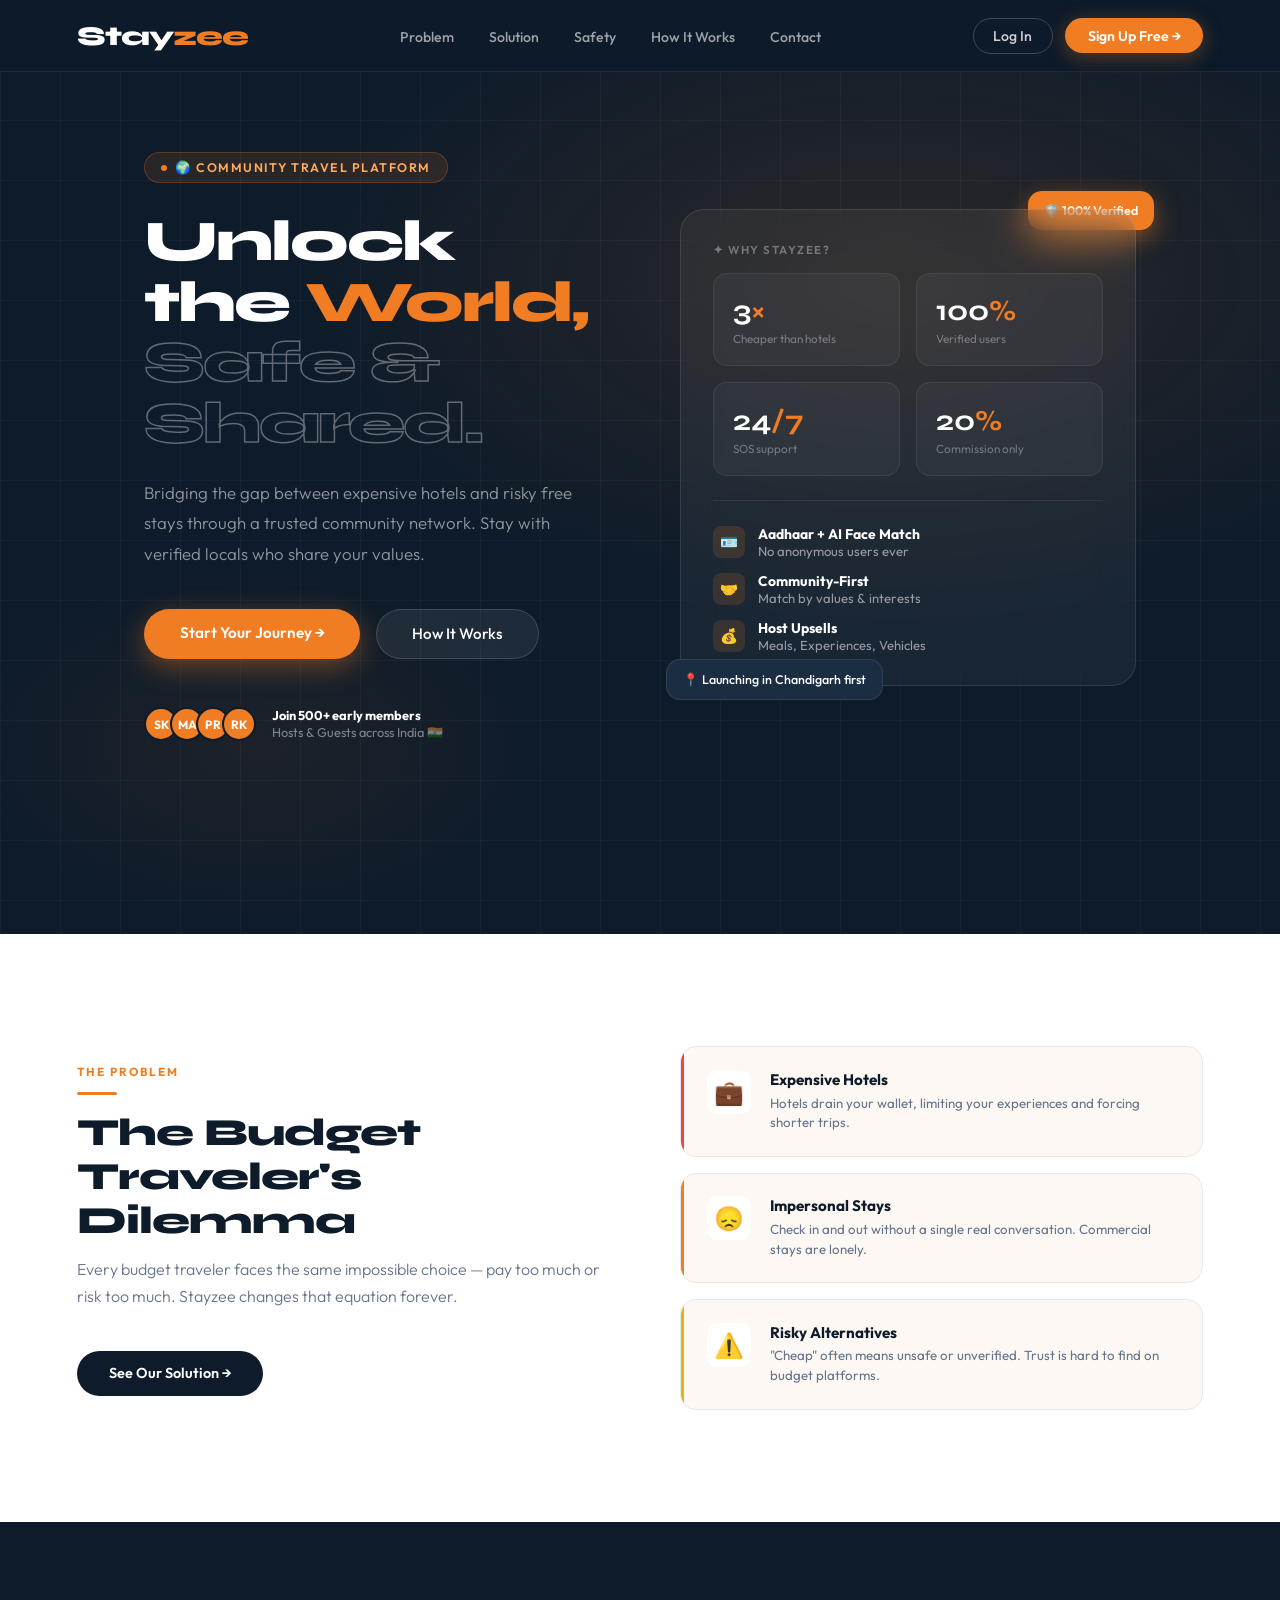
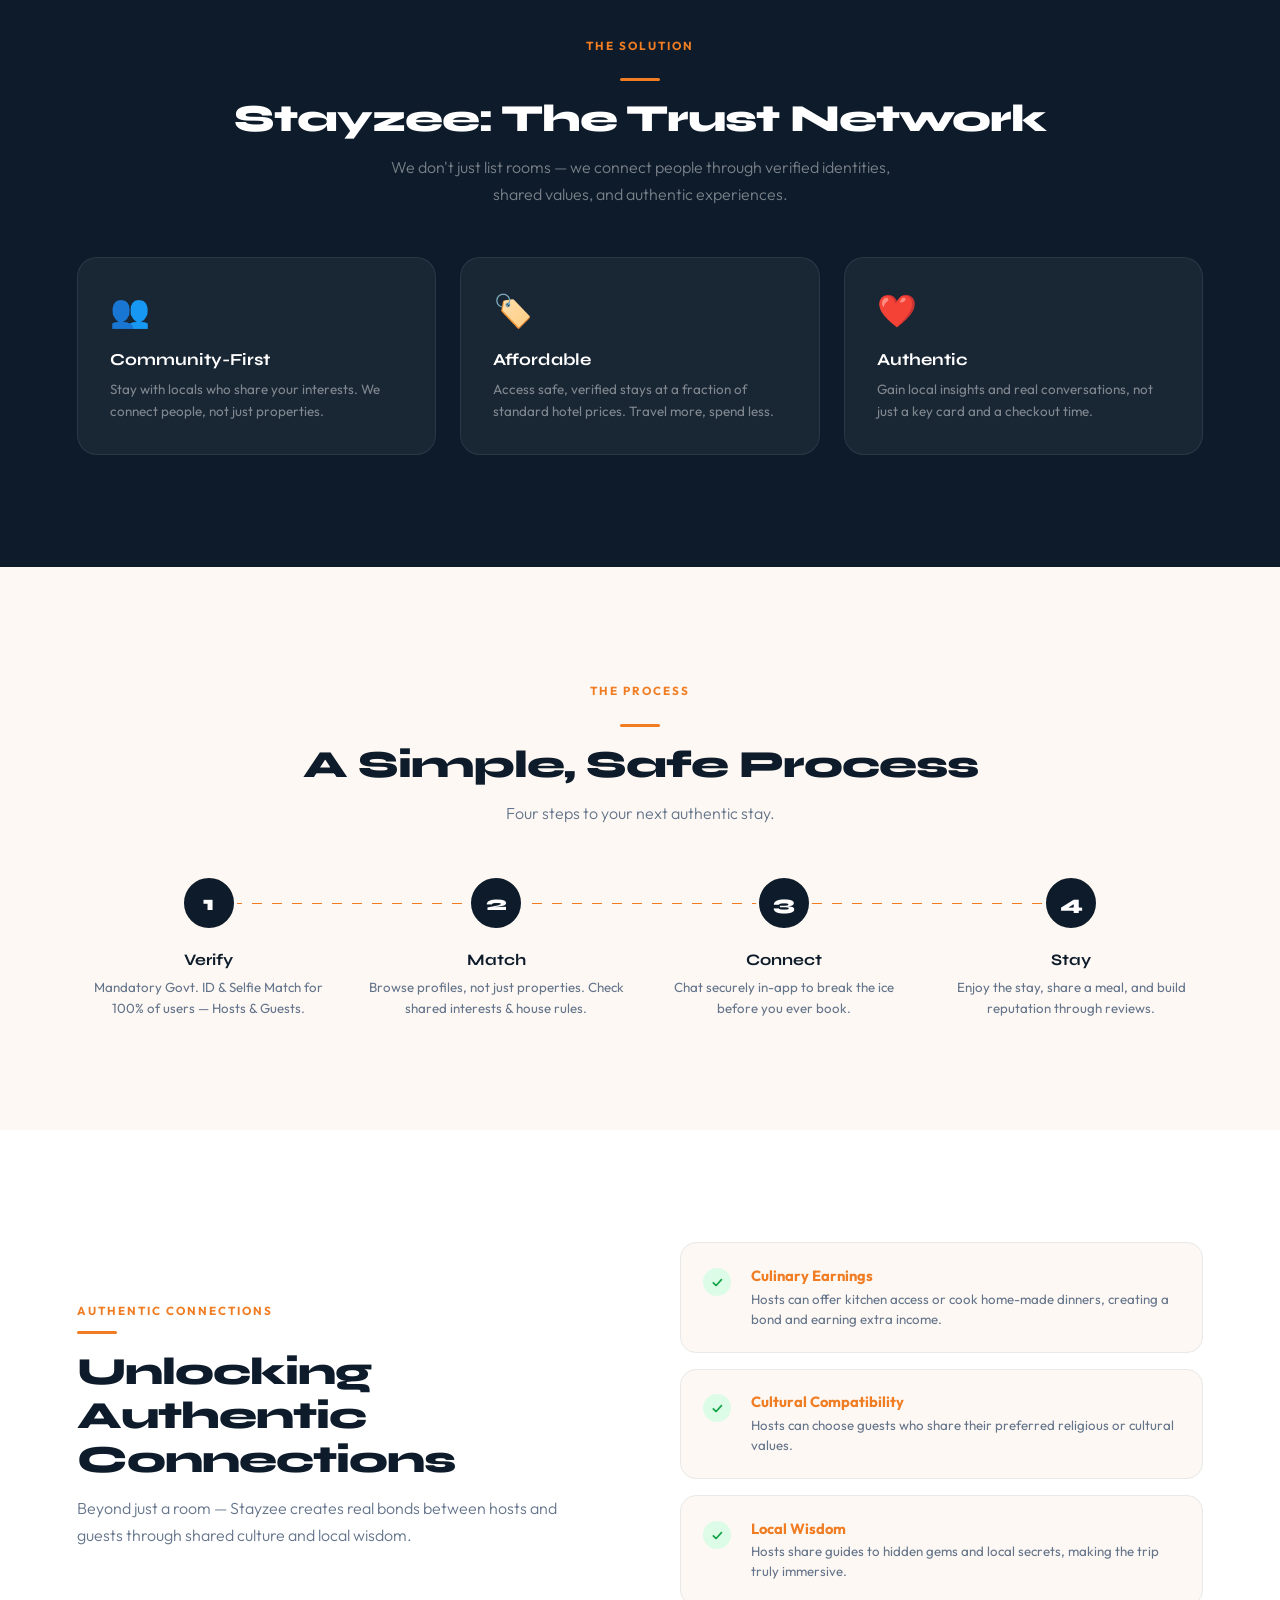
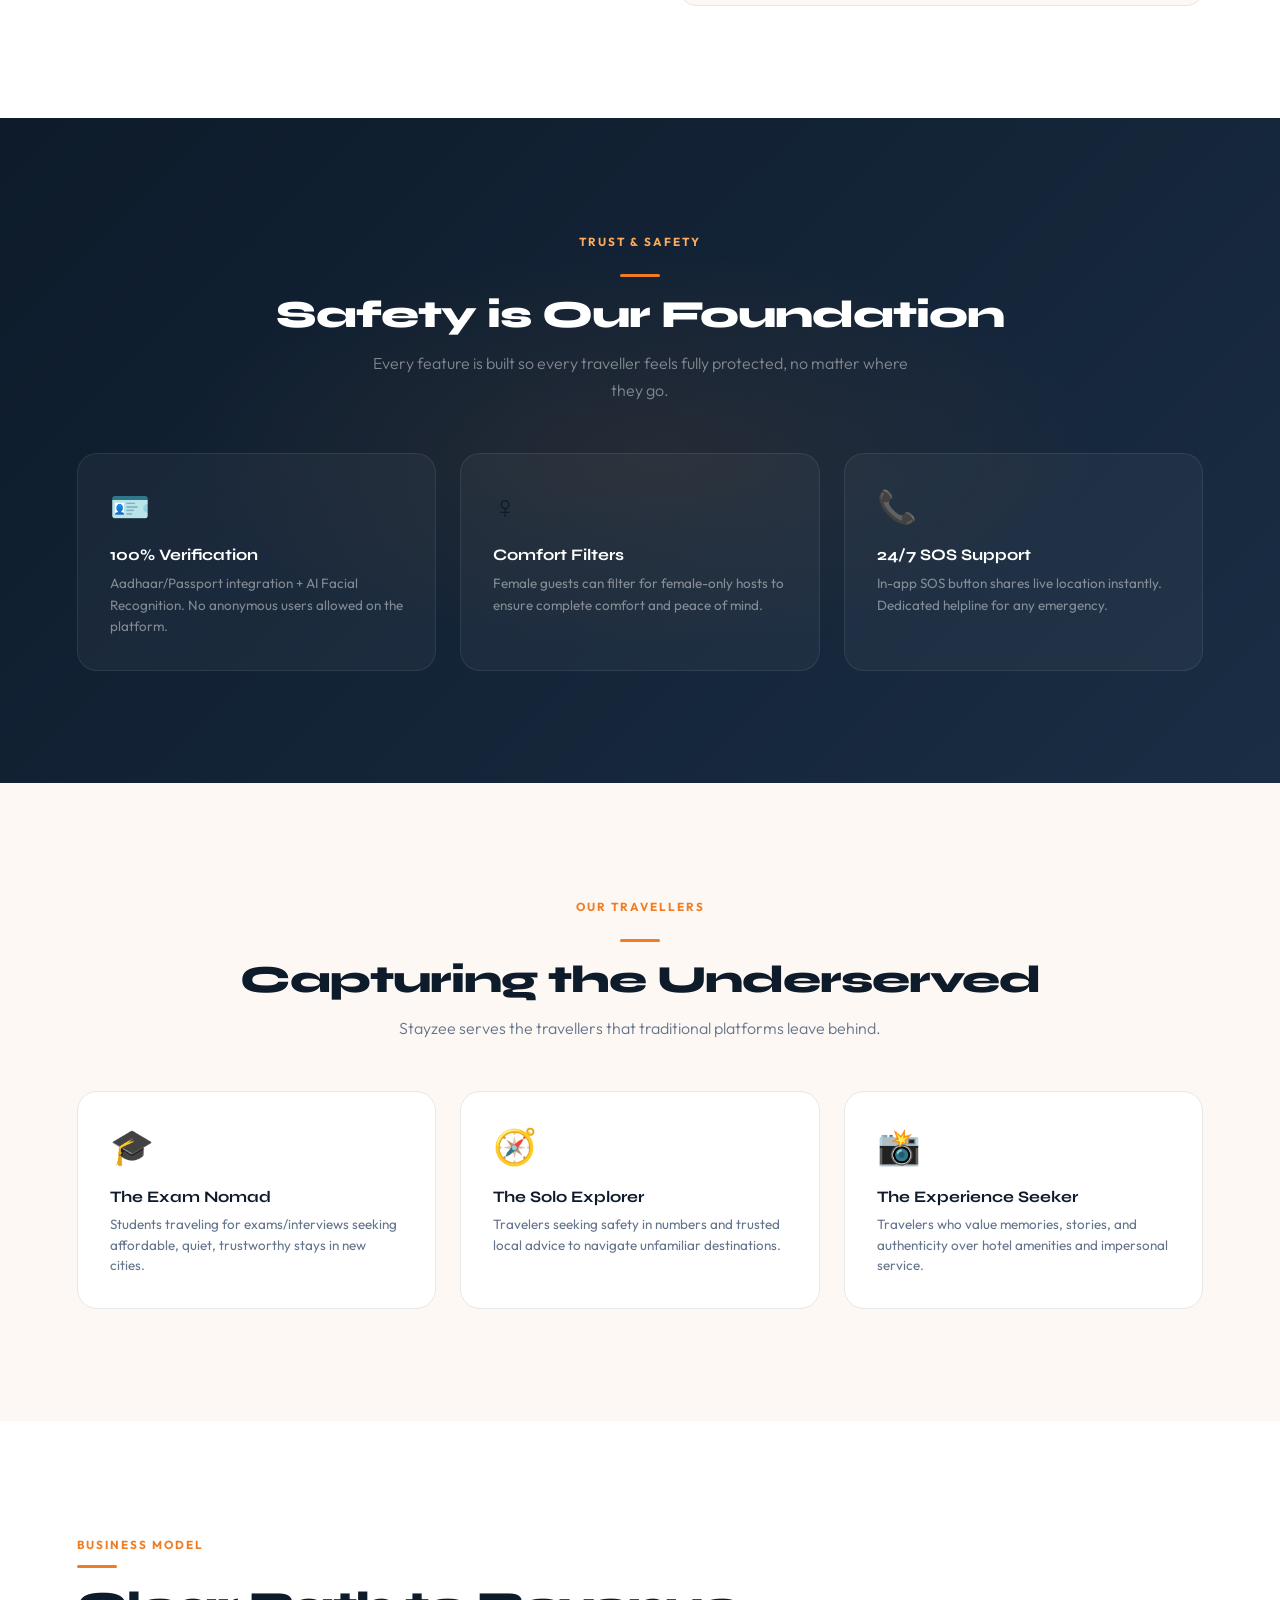
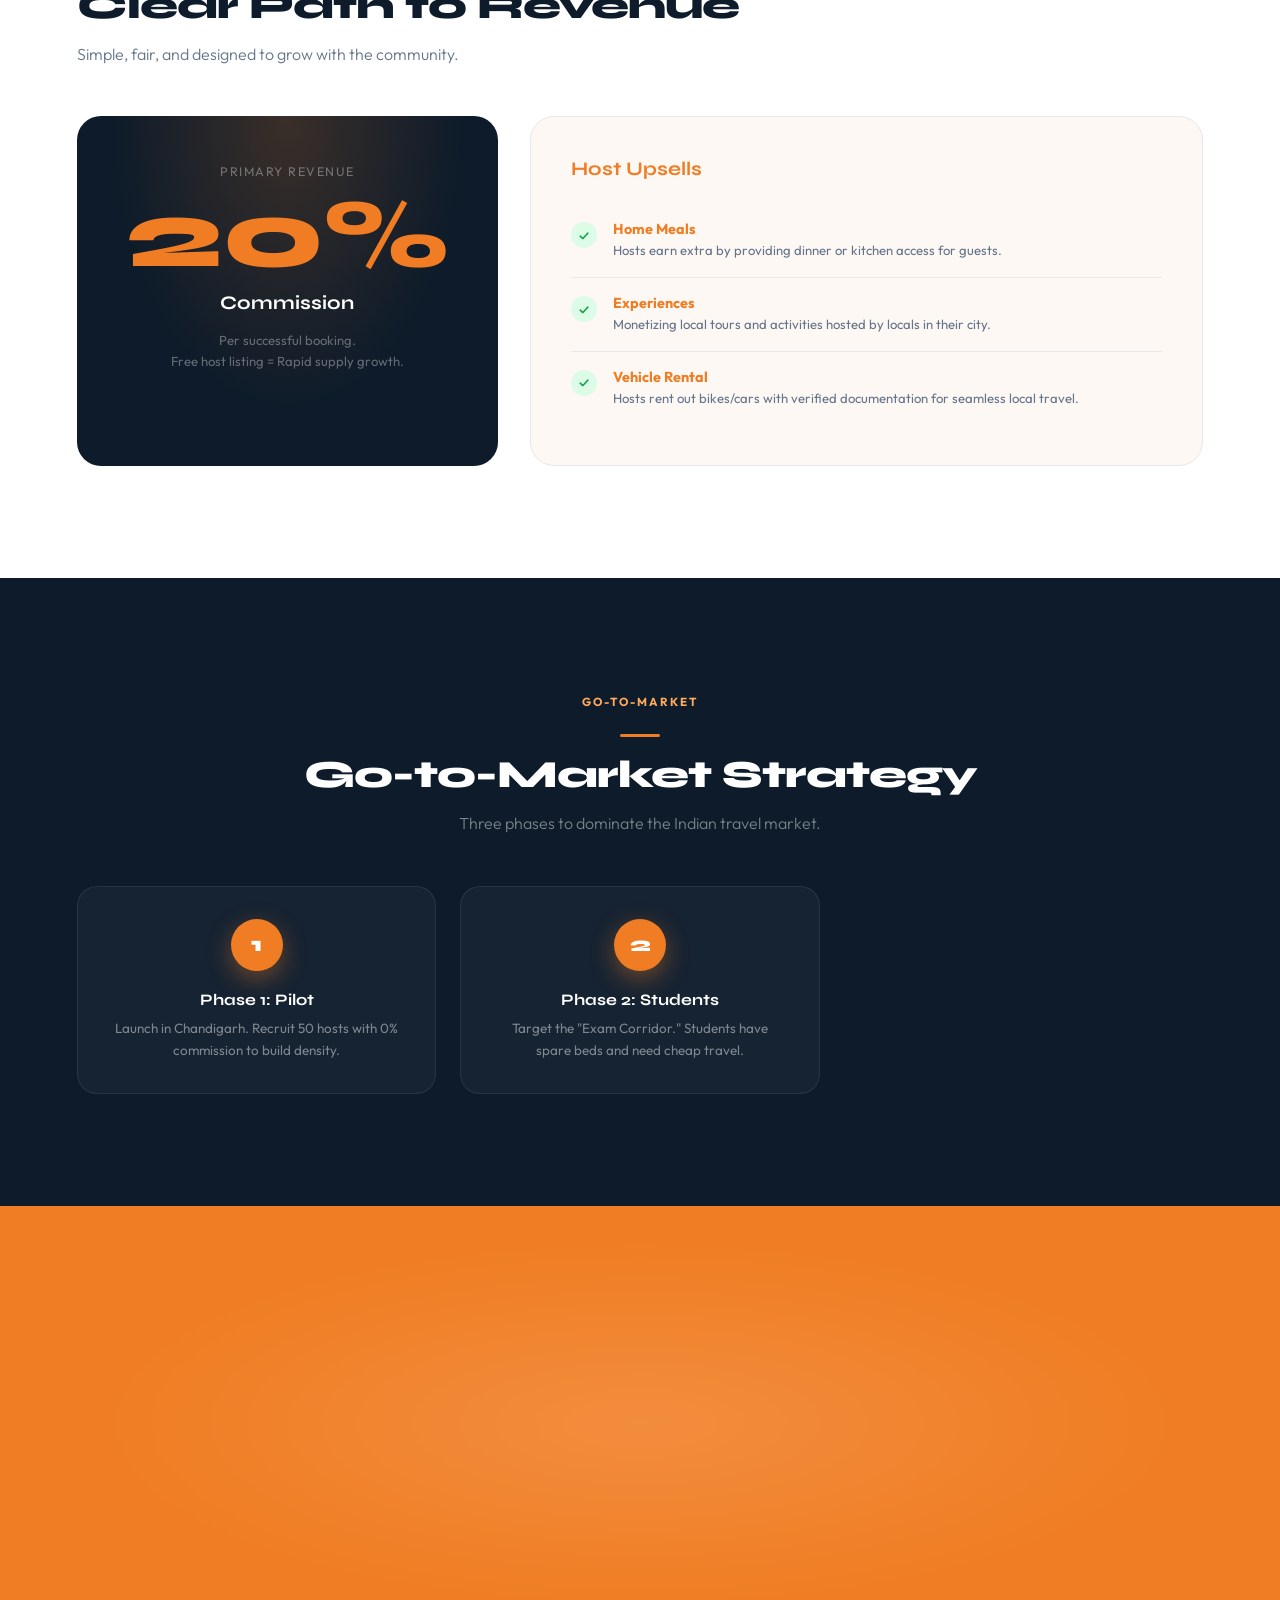
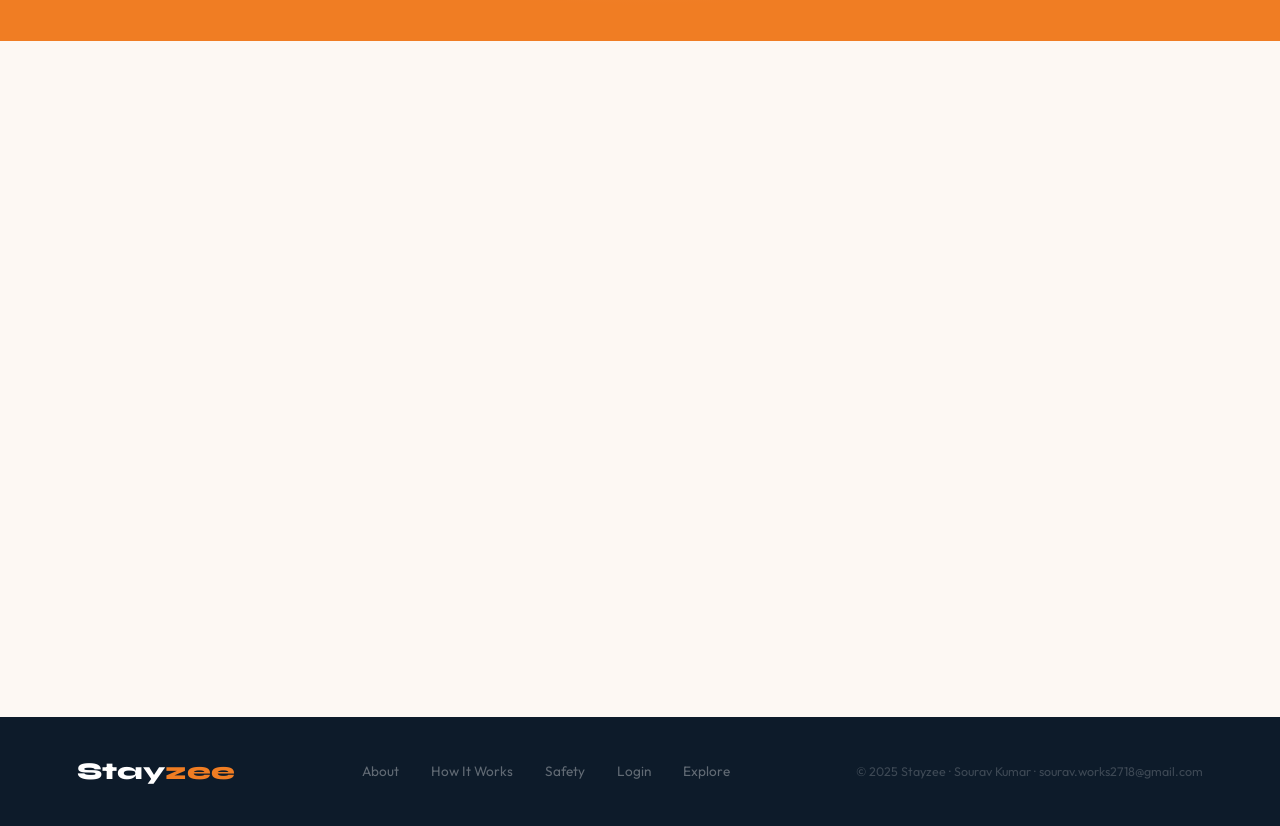
<file: stayzee-final-v3/stayzee/index.html>
<!DOCTYPE html>
<html lang="en">
<head>
<meta charset="UTF-8">
<meta name="viewport" content="width=device-width, initial-scale=1.0">
<title>Stayzee — Unlock the World, Safe & Shared</title>
<link href="https://fonts.googleapis.com/css2?family=Syne:wght@700;800&family=Outfit:wght@300;400;500;600&display=swap" rel="stylesheet">
<style>
:root{--navy:#0d1b2a;--navy2:#1b2d42;--orange:#f07d23;--orange2:#ffaa5c;--cream:#fdf8f3;--white:#ffffff;--gray:#64748b;--border:#e8e8e8;}
*,*::before,*::after{margin:0;padding:0;box-sizing:border-box;}
html{scroll-behavior:smooth;}
body{font-family:'Outfit',sans-serif;background:var(--cream);color:var(--navy);overflow-x:hidden;}

/* NAV */
nav{position:fixed;top:0;width:100%;z-index:500;padding:0 6%;height:72px;display:flex;align-items:center;justify-content:space-between;background:rgba(13,27,42,0.95);backdrop-filter:blur(20px);border-bottom:1px solid rgba(255,255,255,0.07);}
.nav-logo{font-family:'Syne',sans-serif;font-size:1.7rem;font-weight:800;color:#fff;letter-spacing:-1px;text-decoration:none;}
.nav-logo span{color:var(--orange);}
.nav-links{display:flex;gap:2.2rem;list-style:none;}
.nav-links a{color:rgba(255,255,255,0.6);text-decoration:none;font-size:0.88rem;font-weight:500;transition:color 0.2s;}
.nav-links a:hover{color:#fff;}
.nav-right{display:flex;align-items:center;gap:0.8rem;}
.btn-login{color:rgba(255,255,255,0.8);text-decoration:none;font-size:0.88rem;font-weight:500;padding:0.5rem 1.2rem;border-radius:50px;border:1px solid rgba(255,255,255,0.2);transition:all 0.2s;}
.btn-login:hover{border-color:rgba(255,255,255,0.5);color:#fff;}
.btn-signup{background:var(--orange);color:#fff;text-decoration:none;font-size:0.88rem;font-weight:600;padding:0.55rem 1.4rem;border-radius:50px;transition:all 0.2s;box-shadow:0 4px 20px rgba(240,125,35,0.35);}
.btn-signup:hover{background:var(--orange2);transform:translateY(-1px);}

/* HERO */
#hero{min-height:100vh;background:var(--navy);display:flex;align-items:center;position:relative;overflow:hidden;padding-top:72px;}
.hero-bg{position:absolute;inset:0;background:radial-gradient(ellipse 80% 60% at 70% 30%,rgba(240,125,35,0.13) 0%,transparent 60%),radial-gradient(ellipse 50% 40% at 20% 80%,rgba(240,125,35,0.07) 0%,transparent 50%);}
.hero-grid{position:absolute;inset:0;background-image:linear-gradient(rgba(255,255,255,0.03) 1px,transparent 1px),linear-gradient(90deg,rgba(255,255,255,0.03) 1px,transparent 1px);background-size:60px 60px;}
.hero-inner{max-width:1200px;margin:0 auto;padding:5rem 6%;position:relative;z-index:2;display:grid;grid-template-columns:1fr 1fr;gap:5rem;align-items:center;width:100%;}
.hero-tag{display:inline-flex;align-items:center;gap:0.5rem;background:rgba(240,125,35,0.12);border:1px solid rgba(240,125,35,0.25);color:var(--orange2);font-size:0.78rem;font-weight:600;letter-spacing:1.5px;text-transform:uppercase;padding:0.45rem 1rem;border-radius:50px;margin-bottom:1.8rem;}
.hero-tag::before{content:'';width:6px;height:6px;background:var(--orange);border-radius:50%;animation:blink 1.5s infinite;}
@keyframes blink{0%,100%{opacity:1}50%{opacity:0.3}}
.hero-title{font-family:'Syne',sans-serif;font-size:clamp(2.8rem,4.5vw,4.5rem);font-weight:800;line-height:1.05;color:#fff;margin-bottom:1.5rem;letter-spacing:-2px;}
.hero-title .accent{color:var(--orange);}
.hero-title .outline{-webkit-text-stroke:1.5px rgba(255,255,255,0.35);color:transparent;display:block;}
.hero-desc{color:rgba(255,255,255,0.55);font-size:1.05rem;line-height:1.8;max-width:480px;margin-bottom:2.5rem;font-weight:300;}
.hero-btns{display:flex;gap:1rem;flex-wrap:wrap;margin-bottom:3rem;}
.hbtn-primary{background:var(--orange);color:#fff;padding:0.9rem 2.2rem;border-radius:50px;font-weight:600;font-size:0.95rem;text-decoration:none;transition:all 0.2s;box-shadow:0 8px 28px rgba(240,125,35,0.4);}
.hbtn-primary:hover{background:var(--orange2);transform:translateY(-2px);}
.hbtn-secondary{background:rgba(255,255,255,0.07);color:#fff;padding:0.9rem 2.2rem;border-radius:50px;font-weight:500;font-size:0.95rem;text-decoration:none;border:1px solid rgba(255,255,255,0.15);transition:all 0.2s;}
.hbtn-secondary:hover{background:rgba(255,255,255,0.12);}
.hero-trust{display:flex;align-items:center;gap:1rem;}
.trust-av{display:flex;}
.trust-av span{width:34px;height:34px;border-radius:50%;background:var(--orange);border:2px solid var(--navy);display:flex;align-items:center;justify-content:center;font-size:0.75rem;margin-left:-8px;color:#fff;font-weight:700;}
.trust-av span:first-child{margin-left:0;}
.trust-txt{font-size:0.8rem;color:rgba(255,255,255,0.45);line-height:1.4;}
.trust-txt strong{color:#fff;display:block;}

/* HERO CARD */
.hero-right{position:relative;}
.hero-card{background:rgba(255,255,255,0.05);border:1px solid rgba(255,255,255,0.1);border-radius:24px;padding:2rem;backdrop-filter:blur(20px);animation:floatUp 4s ease-in-out infinite;}
@keyframes floatUp{0%,100%{transform:translateY(0)}50%{transform:translateY(-12px)}}
.hc-label{font-size:0.72rem;color:rgba(255,255,255,0.35);letter-spacing:1.5px;text-transform:uppercase;font-weight:600;margin-bottom:1rem;}
.hc-stats{display:grid;grid-template-columns:1fr 1fr;gap:1rem;margin-bottom:1.5rem;}
.hc-stat{background:rgba(255,255,255,0.04);border:1px solid rgba(255,255,255,0.07);border-radius:14px;padding:1.2rem;}
.hc-val{font-family:'Syne',sans-serif;font-size:1.8rem;font-weight:700;color:#fff;}
.hc-val span{color:var(--orange);}
.hc-lbl{font-size:0.73rem;color:rgba(255,255,255,0.35);margin-top:0.2rem;}
.hc-div{height:1px;background:rgba(255,255,255,0.07);margin-bottom:1.5rem;}
.hc-feats{display:flex;flex-direction:column;gap:0.8rem;}
.hc-feat{display:flex;align-items:center;gap:0.8rem;}
.hc-feat-ico{width:32px;height:32px;background:rgba(240,125,35,0.15);border-radius:8px;display:flex;align-items:center;justify-content:center;font-size:0.9rem;flex-shrink:0;}
.hc-feat-txt{font-size:0.82rem;color:rgba(255,255,255,0.55);}
.hc-feat-txt strong{color:#fff;display:block;font-size:0.87rem;}
.float-b1{position:absolute;top:-18px;right:-18px;background:var(--orange);color:#fff;border-radius:14px;padding:0.75rem 1rem;font-size:0.78rem;font-weight:600;box-shadow:0 8px 24px rgba(240,125,35,0.5);animation:floatB 3s ease-in-out infinite;}
@keyframes floatB{0%,100%{transform:rotate(2deg)}50%{transform:translateY(-8px) rotate(-1deg)}}
.float-b2{position:absolute;bottom:-14px;left:-14px;background:var(--navy2);border:1px solid rgba(255,255,255,0.1);color:#fff;border-radius:14px;padding:0.75rem 1rem;font-size:0.78rem;font-weight:500;animation:floatB2 3.5s ease-in-out infinite;}
@keyframes floatB2{0%,100%{transform:translateY(0)}50%{transform:translateY(8px)}}

/* COMMON SECTION */
section{padding:7rem 6%;}
.s-wrap{max-width:1200px;margin:0 auto;}
.s-tag{display:inline-block;color:var(--orange);font-size:0.73rem;font-weight:700;letter-spacing:2px;text-transform:uppercase;margin-bottom:0.8rem;}
.s-title{font-family:'Syne',sans-serif;font-size:clamp(1.9rem,3vw,2.8rem);font-weight:800;letter-spacing:-1px;line-height:1.15;margin-bottom:0.8rem;}
.s-sub{color:var(--gray);font-size:1rem;line-height:1.7;max-width:540px;font-weight:300;}
.accent-bar{width:40px;height:3px;background:var(--orange);border-radius:2px;margin-bottom:1rem;}

/* PROBLEM */
#problem{background:#fff;}
.prob-layout{display:grid;grid-template-columns:1fr 1fr;gap:5rem;align-items:center;}
.prob-cards{display:flex;flex-direction:column;gap:1rem;}
.prob-card{display:flex;gap:1.2rem;align-items:flex-start;padding:1.4rem 1.6rem;border-radius:16px;border:1px solid var(--border);background:var(--cream);transition:all 0.3s;position:relative;overflow:hidden;}
.prob-card::before{content:'';position:absolute;left:0;top:0;bottom:0;width:3px;border-radius:2px;}
.prob-card:nth-child(1)::before{background:#ef4444;}
.prob-card:nth-child(2)::before{background:var(--orange);}
.prob-card:nth-child(3)::before{background:#eab308;}
.prob-card:hover{transform:translateX(6px);box-shadow:0 8px 24px rgba(0,0,0,0.08);}
.prob-ico{font-size:1.5rem;width:44px;height:44px;display:flex;align-items:center;justify-content:center;border-radius:10px;background:#fff;flex-shrink:0;}
.prob-card h4{font-weight:700;font-size:0.95rem;margin-bottom:0.3rem;}
.prob-card p{font-size:0.83rem;color:var(--gray);line-height:1.5;}

/* SOLUTION */
#solution{background:var(--navy);}
#solution .s-title{color:#fff;}
#solution .s-sub{color:rgba(255,255,255,0.45);}
.sol-grid{display:grid;grid-template-columns:repeat(3,1fr);gap:1.5rem;margin-top:3rem;}
.sol-card{background:rgba(255,255,255,0.05);border:1px solid rgba(255,255,255,0.08);border-radius:20px;padding:2rem;transition:all 0.3s;}
.sol-card:hover{transform:translateY(-6px);border-color:rgba(240,125,35,0.3);background:rgba(240,125,35,0.05);}
.sol-ico{font-size:2rem;margin-bottom:1.2rem;}
.sol-card h3{font-family:'Syne',sans-serif;font-size:1.05rem;font-weight:700;color:#fff;margin-bottom:0.6rem;}
.sol-card p{font-size:0.84rem;color:rgba(255,255,255,0.45);line-height:1.6;}

/* HOW IT WORKS */
#how{background:var(--cream);}
.steps{display:grid;grid-template-columns:repeat(4,1fr);gap:1.5rem;margin-top:3rem;position:relative;}
.steps::before{content:'';position:absolute;top:28px;left:12%;right:12%;height:1px;background:repeating-linear-gradient(90deg,var(--orange) 0,var(--orange) 10px,transparent 10px,transparent 20px);z-index:0;}
.step{text-align:center;position:relative;z-index:1;}
.step-n{width:56px;height:56px;background:var(--navy);color:#fff;border-radius:50%;font-family:'Syne',sans-serif;font-size:1.3rem;font-weight:800;display:flex;align-items:center;justify-content:center;margin:0 auto 1.2rem;border:3px solid var(--cream);transition:all 0.3s;}
.step:hover .step-n{background:var(--orange);transform:scale(1.1);}
.step h4{font-family:'Syne',sans-serif;font-weight:700;font-size:1rem;margin-bottom:0.5rem;}
.step p{font-size:0.83rem;color:var(--gray);line-height:1.55;}

/* CONNECTIONS */
#connections{background:#fff;}
.conn-layout{display:grid;grid-template-columns:1fr 1fr;gap:5rem;align-items:center;}
.conn-items{display:flex;flex-direction:column;gap:1rem;}
.conn-item{display:flex;gap:1.2rem;align-items:flex-start;padding:1.4rem;border-radius:16px;background:var(--cream);border:1px solid var(--border);transition:all 0.3s;}
.conn-item:hover{border-color:var(--orange);background:#fff8f2;transform:translateX(4px);}
.conn-chk{width:28px;height:28px;background:#dcfce7;border-radius:50%;display:flex;align-items:center;justify-content:center;color:#16a34a;font-size:0.8rem;flex-shrink:0;margin-top:2px;font-weight:700;}
.conn-item h4{color:var(--orange);font-weight:700;font-size:0.92rem;margin-bottom:0.3rem;}
.conn-item p{font-size:0.83rem;color:var(--gray);line-height:1.5;}

/* SAFETY */
#safety{background:linear-gradient(135deg,#0d1b2a 0%,#1a2d44 100%);position:relative;overflow:hidden;}
#safety::before{content:'';position:absolute;inset:0;background:radial-gradient(ellipse 60% 50% at 50% 50%,rgba(240,125,35,0.08) 0%,transparent 60%);}
#safety .s-title{color:#fff;}
#safety .s-sub{color:rgba(255,255,255,0.45);}
.safety-grid{display:grid;grid-template-columns:repeat(3,1fr);gap:1.5rem;margin-top:3rem;position:relative;z-index:1;}
.saf-card{background:rgba(255,255,255,0.04);border:1px solid rgba(255,255,255,0.08);border-radius:20px;padding:2rem;transition:all 0.3s;}
.saf-card:hover{background:rgba(255,255,255,0.07);transform:translateY(-4px);border-color:rgba(240,125,35,0.3);}
.saf-ico{font-size:2rem;margin-bottom:1.2rem;}
.saf-card h3{font-family:'Syne',sans-serif;color:#fff;font-size:1rem;font-weight:700;margin-bottom:0.6rem;}
.saf-card p{font-size:0.84rem;color:rgba(255,255,255,0.45);line-height:1.6;}

/* AUDIENCE */
#audience{background:var(--cream);}
.aud-grid{display:grid;grid-template-columns:repeat(3,1fr);gap:1.5rem;margin-top:3rem;}
.aud-card{border-radius:20px;padding:2rem;border:1.5px solid var(--border);background:#fff;transition:all 0.3s;position:relative;overflow:hidden;}
.aud-card::before{content:'';position:absolute;top:0;left:0;right:0;height:4px;background:var(--orange);transform:scaleX(0);transform-origin:left;transition:transform 0.3s;}
.aud-card:hover::before{transform:scaleX(1);}
.aud-card:hover{border-color:var(--orange);box-shadow:0 16px 40px rgba(240,125,35,0.1);transform:translateY(-4px);}
.aud-ico{font-size:2.2rem;margin-bottom:1.2rem;}
.aud-card h3{font-family:'Syne',sans-serif;font-size:1rem;font-weight:700;margin-bottom:0.5rem;}
.aud-card p{font-size:0.84rem;color:var(--gray);line-height:1.55;}

/* REVENUE */
#revenue{background:#fff;}
.rev-layout{display:grid;grid-template-columns:1fr 1.6fr;gap:2rem;margin-top:3rem;}
.rev-main{background:var(--navy);border-radius:24px;padding:3rem;text-align:center;position:relative;overflow:hidden;}
.rev-main::before{content:'';position:absolute;inset:0;background:radial-gradient(ellipse at 50% 0%,rgba(240,125,35,0.2) 0%,transparent 60%);}
.rev-lbl{font-size:0.78rem;color:rgba(255,255,255,0.35);letter-spacing:1.5px;text-transform:uppercase;margin-bottom:0.5rem;position:relative;z-index:1;}
.rev-pct{font-family:'Syne',sans-serif;font-size:6rem;font-weight:800;color:var(--orange);line-height:1;position:relative;z-index:1;}
.rev-title{font-family:'Syne',sans-serif;font-size:1.2rem;font-weight:700;color:#fff;margin:0.5rem 0 1rem;position:relative;z-index:1;}
.rev-note{font-size:0.82rem;color:rgba(255,255,255,0.35);position:relative;z-index:1;line-height:1.6;}
.rev-upsells{background:var(--cream);border:1px solid var(--border);border-radius:24px;padding:2.5rem;}
.rev-upsells h3{font-family:'Syne',sans-serif;font-size:1.2rem;font-weight:700;color:var(--orange);margin-bottom:1.5rem;}
.rev-item{display:flex;gap:1rem;align-items:flex-start;padding:1rem 0;border-bottom:1px solid var(--border);}
.rev-item:last-child{border-bottom:none;}
.rev-chk{width:26px;height:26px;background:#dcfce7;border-radius:50%;display:flex;align-items:center;justify-content:center;font-size:0.75rem;color:#16a34a;flex-shrink:0;font-weight:700;margin-top:2px;}
.rev-item h4{font-weight:700;color:var(--orange);font-size:0.9rem;margin-bottom:0.2rem;}
.rev-item p{font-size:0.82rem;color:var(--gray);line-height:1.5;}

/* GTM */
#gtm{background:var(--navy);}
#gtm .s-title{color:#fff;}
#gtm .s-sub{color:rgba(255,255,255,0.45);}
.gtm-grid{display:grid;grid-template-columns:repeat(3,1fr);gap:1.5rem;margin-top:3rem;}
.gtm-card{background:rgba(255,255,255,0.04);border:1px solid rgba(255,255,255,0.08);border-radius:20px;padding:2rem;text-align:center;transition:all 0.3s;}
.gtm-card:hover{border-color:rgba(240,125,35,0.4);background:rgba(240,125,35,0.06);transform:translateY(-4px);}
.gtm-num{width:52px;height:52px;background:var(--orange);color:#fff;border-radius:50%;font-family:'Syne',sans-serif;font-size:1.3rem;font-weight:800;display:flex;align-items:center;justify-content:center;margin:0 auto 1.2rem;box-shadow:0 8px 24px rgba(240,125,35,0.4);}
.gtm-card h3{font-family:'Syne',sans-serif;color:#fff;font-size:1rem;font-weight:700;margin-bottom:0.6rem;}
.gtm-card p{font-size:0.84rem;color:rgba(255,255,255,0.45);line-height:1.6;}

/* CTA */
#cta{background:var(--orange);padding:6rem 6%;text-align:center;position:relative;overflow:hidden;}
#cta::before{content:'';position:absolute;inset:0;background:radial-gradient(ellipse at 50% 50%,rgba(255,255,255,0.12) 0%,transparent 60%);}
#cta h2{font-family:'Syne',sans-serif;font-size:clamp(2rem,4vw,3rem);font-weight:800;color:#fff;letter-spacing:-1px;margin-bottom:1rem;position:relative;z-index:1;}
#cta p{color:rgba(255,255,255,0.8);font-size:1.05rem;margin-bottom:2.5rem;position:relative;z-index:1;}
.cta-btns{display:flex;gap:1rem;justify-content:center;flex-wrap:wrap;position:relative;z-index:1;}
.cta-wht{background:#fff;color:var(--orange);padding:0.9rem 2.2rem;border-radius:50px;font-weight:700;font-size:0.95rem;text-decoration:none;transition:all 0.2s;box-shadow:0 8px 28px rgba(0,0,0,0.15);}
.cta-wht:hover{transform:translateY(-2px);box-shadow:0 12px 36px rgba(0,0,0,0.2);}
.cta-ol{background:transparent;color:#fff;padding:0.9rem 2.2rem;border-radius:50px;font-weight:600;font-size:0.95rem;text-decoration:none;border:2px solid rgba(255,255,255,0.5);transition:all 0.2s;}
.cta-ol:hover{border-color:#fff;background:rgba(255,255,255,0.1);}

/* CONTACT */
#contact{background:var(--cream);}
.cont-layout{display:grid;grid-template-columns:1fr 1fr;gap:5rem;align-items:start;}
.cont-dets{display:flex;flex-direction:column;gap:0.8rem;margin-top:2rem;}
.cont-item{display:flex;align-items:center;gap:1rem;padding:1rem 1.3rem;background:#fff;border:1px solid var(--border);border-radius:12px;transition:all 0.2s;text-decoration:none;color:var(--navy);}
.cont-item:hover{border-color:var(--orange);color:var(--orange);}
.cont-item span{font-size:1.1rem;}
.cont-form{display:flex;flex-direction:column;gap:1rem;}
.cont-form input,.cont-form textarea{padding:0.9rem 1.2rem;border:1.5px solid var(--border);border-radius:12px;font-family:'Outfit',sans-serif;font-size:0.92rem;color:var(--navy);background:#fff;outline:none;transition:border-color 0.2s;}
.cont-form input:focus,.cont-form textarea:focus{border-color:var(--orange);}
.cont-form textarea{min-height:120px;resize:vertical;}
.cont-form button{background:var(--navy);color:#fff;border:none;border-radius:50px;padding:0.9rem 2rem;font-family:'Outfit',sans-serif;font-size:0.95rem;font-weight:600;cursor:pointer;transition:all 0.2s;}
.cont-form button:hover{background:var(--orange);transform:translateY(-2px);}

/* FOOTER */
footer{background:var(--navy);padding:2.5rem 6%;}
.foot-inner{max-width:1200px;margin:0 auto;display:flex;align-items:center;justify-content:space-between;flex-wrap:wrap;gap:1rem;}
.foot-logo{font-family:'Syne',sans-serif;font-size:1.5rem;font-weight:800;color:#fff;}
.foot-logo span{color:var(--orange);}
.foot-links{display:flex;gap:2rem;}
.foot-links a{color:rgba(255,255,255,0.35);text-decoration:none;font-size:0.85rem;transition:color 0.2s;}
.foot-links a:hover{color:#fff;}
footer p{color:rgba(255,255,255,0.2);font-size:0.78rem;}

/* REVEAL */
.reveal{opacity:0;transform:translateY(30px);transition:opacity 0.7s ease,transform 0.7s ease;}
.reveal.visible{opacity:1;transform:translateY(0);}
.reveal-l{opacity:0;transform:translateX(-30px);transition:opacity 0.7s ease,transform 0.7s ease;}
.reveal-l.visible{opacity:1;transform:translateX(0);}
.reveal-r{opacity:0;transform:translateX(30px);transition:opacity 0.7s ease,transform 0.7s ease;}
.reveal-r.visible{opacity:1;transform:translateX(0);}

/* MOBILE */
@media(max-width:900px){
  .hero-inner,.prob-layout,.conn-layout,.cont-layout{grid-template-columns:1fr;gap:2.5rem;}
  .sol-grid,.safety-grid,.aud-grid,.gtm-grid{grid-template-columns:1fr;}
  .steps{grid-template-columns:1fr 1fr;}
  .steps::before{display:none;}
  .rev-layout{grid-template-columns:1fr;}
  .nav-links{display:none;}
  .hero-right{display:none;}
  .foot-inner{flex-direction:column;text-align:center;}
  .foot-links{justify-content:center;}
}
</style>
</head>
<body>

<nav id="navbar">
  <a href="#" class="nav-logo">Stay<span>zee</span></a>
  <ul class="nav-links">
    <li><a href="#problem">Problem</a></li>
    <li><a href="#solution">Solution</a></li>
    <li><a href="#safety">Safety</a></li>
    <li><a href="#how">How It Works</a></li>
    <li><a href="#contact">Contact</a></li>
  </ul>
  <div class="nav-right">
    <a href="pages/login.html" class="btn-login">Log In</a>
    <a href="pages/login.html" class="btn-signup">Sign Up Free →</a>
  </div>
</nav>

<!-- HERO -->
<section id="hero">
  <div class="hero-bg"></div>
  <div class="hero-grid"></div>
  <div class="hero-inner">
    <div>
      <div class="hero-tag">🌍 Community Travel Platform</div>
      <h1 class="hero-title">
        Unlock the <span class="accent">World,</span>
        <span class="outline">Safe &amp; Shared.</span>
      </h1>
      <p class="hero-desc">Bridging the gap between expensive hotels and risky free stays through a trusted community network. Stay with verified locals who share your values.</p>
      <div class="hero-btns">
        <a href="pages/login.html" class="hbtn-primary">Start Your Journey →</a>
        <a href="#how" class="hbtn-secondary">How It Works</a>
      </div>
      <div class="hero-trust">
        <div class="trust-av">
          <span>SK</span><span>MA</span><span>PR</span><span>RK</span>
        </div>
        <div class="trust-txt">
          <strong>Join 500+ early members</strong>
          Hosts &amp; Guests across India 🇮🇳
        </div>
      </div>
    </div>
    <div class="hero-right">
      <div class="float-b1">🛡️ 100% Verified</div>
      <div class="hero-card">
        <div class="hc-label">✦ Why Stayzee?</div>
        <div class="hc-stats">
          <div class="hc-stat"><div class="hc-val">3<span>×</span></div><div class="hc-lbl">Cheaper than hotels</div></div>
          <div class="hc-stat"><div class="hc-val">100<span>%</span></div><div class="hc-lbl">Verified users</div></div>
          <div class="hc-stat"><div class="hc-val">24<span>/7</span></div><div class="hc-lbl">SOS support</div></div>
          <div class="hc-stat"><div class="hc-val">20<span>%</span></div><div class="hc-lbl">Commission only</div></div>
        </div>
        <div class="hc-div"></div>
        <div class="hc-feats">
          <div class="hc-feat"><div class="hc-feat-ico">🪪</div><div class="hc-feat-txt"><strong>Aadhaar + AI Face Match</strong>No anonymous users ever</div></div>
          <div class="hc-feat"><div class="hc-feat-ico">🤝</div><div class="hc-feat-txt"><strong>Community-First</strong>Match by values &amp; interests</div></div>
          <div class="hc-feat"><div class="hc-feat-ico">💰</div><div class="hc-feat-txt"><strong>Host Upsells</strong>Meals, Experiences, Vehicles</div></div>
        </div>
      </div>
      <div class="float-b2">📍 Launching in Chandigarh first</div>
    </div>
  </div>
</section>

<!-- PROBLEM -->
<section id="problem">
  <div class="s-wrap">
    <div class="prob-layout">
      <div class="reveal-l">
        <span class="s-tag">The Problem</span>
        <div class="accent-bar"></div>
        <h2 class="s-title">The Budget Traveler's Dilemma</h2>
        <p class="s-sub">Every budget traveler faces the same impossible choice — pay too much or risk too much. Stayzee changes that equation forever.</p>
        <br><br>
        <a href="pages/login.html" style="display:inline-flex;align-items:center;gap:0.5rem;background:var(--navy);color:#fff;padding:0.85rem 2rem;border-radius:50px;font-weight:600;font-size:0.9rem;text-decoration:none;transition:all 0.2s;" onmouseover="this.style.background='var(--orange)'" onmouseout="this.style.background='var(--navy)'">See Our Solution →</a>
      </div>
      <div class="prob-cards reveal-r">
        <div class="prob-card">
          <div class="prob-ico">💼</div>
          <div><h4>Expensive Hotels</h4><p>Hotels drain your wallet, limiting your experiences and forcing shorter trips.</p></div>
        </div>
        <div class="prob-card">
          <div class="prob-ico">😞</div>
          <div><h4>Impersonal Stays</h4><p>Check in and out without a single real conversation. Commercial stays are lonely.</p></div>
        </div>
        <div class="prob-card">
          <div class="prob-ico">⚠️</div>
          <div><h4>Risky Alternatives</h4><p>"Cheap" often means unsafe or unverified. Trust is hard to find on budget platforms.</p></div>
        </div>
      </div>
    </div>
  </div>
</section>

<!-- SOLUTION -->
<section id="solution">
  <div class="s-wrap">
    <div class="reveal" style="text-align:center">
      <span class="s-tag">The Solution</span>
      <div class="accent-bar" style="margin:0.8rem auto 1rem"></div>
      <h2 class="s-title" style="color:#fff">Stayzee: The Trust Network</h2>
      <p class="s-sub" style="margin:0 auto">We don't just list rooms — we connect people through verified identities, shared values, and authentic experiences.</p>
    </div>
    <div class="sol-grid">
      <div class="sol-card reveal"><div class="sol-ico">👥</div><h3>Community-First</h3><p>Stay with locals who share your interests. We connect people, not just properties.</p></div>
      <div class="sol-card reveal"><div class="sol-ico">🏷️</div><h3>Affordable</h3><p>Access safe, verified stays at a fraction of standard hotel prices. Travel more, spend less.</p></div>
      <div class="sol-card reveal"><div class="sol-ico">❤️</div><h3>Authentic</h3><p>Gain local insights and real conversations, not just a key card and a checkout time.</p></div>
    </div>
  </div>
</section>

<!-- HOW IT WORKS -->
<section id="how">
  <div class="s-wrap">
    <div class="reveal" style="text-align:center">
      <span class="s-tag">The Process</span>
      <div class="accent-bar" style="margin:0.8rem auto 1rem"></div>
      <h2 class="s-title">A Simple, Safe Process</h2>
      <p class="s-sub" style="margin:0 auto">Four steps to your next authentic stay.</p>
    </div>
    <div class="steps">
      <div class="step reveal"><div class="step-n">1</div><h4>Verify</h4><p>Mandatory Govt. ID &amp; Selfie Match for 100% of users — Hosts &amp; Guests.</p></div>
      <div class="step reveal"><div class="step-n">2</div><h4>Match</h4><p>Browse profiles, not just properties. Check shared interests &amp; house rules.</p></div>
      <div class="step reveal"><div class="step-n">3</div><h4>Connect</h4><p>Chat securely in-app to break the ice before you ever book.</p></div>
      <div class="step reveal"><div class="step-n">4</div><h4>Stay</h4><p>Enjoy the stay, share a meal, and build reputation through reviews.</p></div>
    </div>
  </div>
</section>

<!-- CONNECTIONS -->
<section id="connections">
  <div class="s-wrap">
    <div class="conn-layout">
      <div class="reveal-l">
        <span class="s-tag">Authentic Connections</span>
        <div class="accent-bar"></div>
        <h2 class="s-title">Unlocking Authentic Connections</h2>
        <p class="s-sub">Beyond just a room — Stayzee creates real bonds between hosts and guests through shared culture and local wisdom.</p>
      </div>
      <div class="conn-items reveal-r">
        <div class="conn-item"><div class="conn-chk">✓</div><div><h4>Culinary Earnings</h4><p>Hosts can offer kitchen access or cook home-made dinners, creating a bond and earning extra income.</p></div></div>
        <div class="conn-item"><div class="conn-chk">✓</div><div><h4>Cultural Compatibility</h4><p>Hosts can choose guests who share their preferred religious or cultural values.</p></div></div>
        <div class="conn-item"><div class="conn-chk">✓</div><div><h4>Local Wisdom</h4><p>Hosts share guides to hidden gems and local secrets, making the trip truly immersive.</p></div></div>
      </div>
    </div>
  </div>
</section>

<!-- SAFETY -->
<section id="safety">
  <div class="s-wrap" style="position:relative;z-index:1">
    <div class="reveal" style="text-align:center">
      <span class="s-tag" style="color:var(--orange2)">Trust &amp; Safety</span>
      <div class="accent-bar" style="margin:0.8rem auto 1rem"></div>
      <h2 class="s-title">Safety is Our Foundation</h2>
      <p class="s-sub" style="margin:0 auto">Every feature is built so every traveller feels fully protected, no matter where they go.</p>
    </div>
    <div class="safety-grid">
      <div class="saf-card reveal"><div class="saf-ico">🪪</div><h3>100% Verification</h3><p>Aadhaar/Passport integration + AI Facial Recognition. No anonymous users allowed on the platform.</p></div>
      <div class="saf-card reveal"><div class="saf-ico">♀️</div><h3>Comfort Filters</h3><p>Female guests can filter for female-only hosts to ensure complete comfort and peace of mind.</p></div>
      <div class="saf-card reveal"><div class="saf-ico">📞</div><h3>24/7 SOS Support</h3><p>In-app SOS button shares live location instantly. Dedicated helpline for any emergency.</p></div>
    </div>
  </div>
</section>

<!-- AUDIENCE -->
<section id="audience">
  <div class="s-wrap">
    <div class="reveal" style="text-align:center">
      <span class="s-tag">Our Travellers</span>
      <div class="accent-bar" style="margin:0.8rem auto 1rem"></div>
      <h2 class="s-title">Capturing the Underserved</h2>
      <p class="s-sub" style="margin:0 auto">Stayzee serves the travellers that traditional platforms leave behind.</p>
    </div>
    <div class="aud-grid">
      <div class="aud-card reveal"><div class="aud-ico">🎓</div><h3>The Exam Nomad</h3><p>Students traveling for exams/interviews seeking affordable, quiet, trustworthy stays in new cities.</p></div>
      <div class="aud-card reveal"><div class="aud-ico">🧭</div><h3>The Solo Explorer</h3><p>Travelers seeking safety in numbers and trusted local advice to navigate unfamiliar destinations.</p></div>
      <div class="aud-card reveal"><div class="aud-ico">📸</div><h3>The Experience Seeker</h3><p>Travelers who value memories, stories, and authenticity over hotel amenities and impersonal service.</p></div>
    </div>
  </div>
</section>

<!-- REVENUE -->
<section id="revenue">
  <div class="s-wrap">
    <div class="reveal">
      <span class="s-tag">Business Model</span>
      <div class="accent-bar"></div>
      <h2 class="s-title">Clear Path to Revenue</h2>
      <p class="s-sub">Simple, fair, and designed to grow with the community.</p>
    </div>
    <div class="rev-layout reveal">
      <div class="rev-main">
        <div class="rev-lbl">Primary Revenue</div>
        <div class="rev-pct">20%</div>
        <div class="rev-title">Commission</div>
        <div class="rev-note">Per successful booking.<br>Free host listing = Rapid supply growth.</div>
      </div>
      <div class="rev-upsells">
        <h3>Host Upsells</h3>
        <div class="rev-item"><div class="rev-chk">✓</div><div><h4>Home Meals</h4><p>Hosts earn extra by providing dinner or kitchen access for guests.</p></div></div>
        <div class="rev-item"><div class="rev-chk">✓</div><div><h4>Experiences</h4><p>Monetizing local tours and activities hosted by locals in their city.</p></div></div>
        <div class="rev-item"><div class="rev-chk">✓</div><div><h4>Vehicle Rental</h4><p>Hosts rent out bikes/cars with verified documentation for seamless local travel.</p></div></div>
      </div>
    </div>
  </div>
</section>

<!-- GO TO MARKET -->
<section id="gtm">
  <div class="s-wrap">
    <div class="reveal" style="text-align:center">
      <span class="s-tag" style="color:var(--orange2)">Go-to-Market</span>
      <div class="accent-bar" style="margin:0.8rem auto 1rem"></div>
      <h2 class="s-title" style="color:#fff">Go-to-Market Strategy</h2>
      <p class="s-sub" style="margin:0 auto">Three phases to dominate the Indian travel market.</p>
    </div>
    <div class="gtm-grid">
      <div class="gtm-card reveal"><div class="gtm-num">1</div><h3>Phase 1: Pilot</h3><p>Launch in Chandigarh. Recruit 50 hosts with 0% commission to build density.</p></div>
      <div class="gtm-card reveal"><div class="gtm-num">2</div><h3>Phase 2: Students</h3><p>Target the "Exam Corridor." Students have spare beds and need cheap travel.</p></div>
      <div class="gtm-card reveal"><div class="gtm-num">3</div><h3>Phase 3: Scale</h3><p>Replicate the playbook in 10 key Tier-2 cities across India.</p></div>
    </div>
  </div>
</section>

<!-- CTA -->
<section id="cta">
  <div class="s-wrap">
    <h2 class="reveal">Making every trip an<br>opportunity for connection.</h2>
    <p class="reveal">Join Stayzee today — it's completely free to sign up.</p>
    <div class="cta-btns reveal">
      <a href="pages/login.html" class="cta-wht">Get Started Free →</a>
      <a href="pages/explore.html" class="cta-ol">Explore Stays</a>
    </div>
  </div>
</section>

<!-- CONTACT -->
<section id="contact">
  <div class="s-wrap">
    <div class="cont-layout">
      <div class="reveal-l">
        <span class="s-tag">Get in Touch</span>
        <div class="accent-bar"></div>
        <h2 class="s-title">Let's Build Something Together</h2>
        <p class="s-sub">Interested in hosting, investing, or partnering with Stayzee?</p>
        <div class="cont-dets">
          <div class="cont-item"><span>👤</span><span style="font-weight:600">Sourav Kumar</span></div>
          <a href="mailto:sourav.works2718@gmail.com" class="cont-item"><span>✉️</span>sourav.works2718@gmail.com</a>
          <a href="tel:+919304090553" class="cont-item"><span>📱</span>+91 9304090553</a>
        </div>
      </div>
      <div class="reveal-r">
        <div class="cont-form">
          <input type="text" placeholder="Your Name">
          <input type="email" placeholder="Your Email">
          <input type="text" placeholder="Subject (Investor / Partner / Host / Other)">
          <textarea placeholder="Your message..."></textarea>
          <button type="button" onclick="alert('Message sent! We will get back to you soon 🎉')">Send Message →</button>
        </div>
      </div>
    </div>
  </div>
</section>

<!-- FOOTER -->
<footer>
  <div class="foot-inner">
    <div class="foot-logo">Stay<span>zee</span></div>
    <div class="foot-links">
      <a href="#problem">About</a>
      <a href="#how">How It Works</a>
      <a href="#safety">Safety</a>
      <a href="pages/login.html">Login</a>
      <a href="pages/explore.html">Explore</a>
    </div>
    <p>© 2025 Stayzee · Sourav Kumar · sourav.works2718@gmail.com</p>
  </div>
</footer>

<script>
// Scroll reveal
const obs = new IntersectionObserver(entries => {
  entries.forEach((e,i) => {
    if(e.isIntersecting) setTimeout(()=>e.target.classList.add('visible'), i*80);
  });
}, {threshold:0.1});
document.querySelectorAll('.reveal,.reveal-l,.reveal-r').forEach(el=>obs.observe(el));

// Navbar shadow on scroll
window.addEventListener('scroll', ()=>{
  document.getElementById('navbar').style.boxShadow = window.scrollY > 20 ? '0 4px 30px rgba(0,0,0,0.3)' : 'none';
});
</script>
</body>
</html>
</file>
